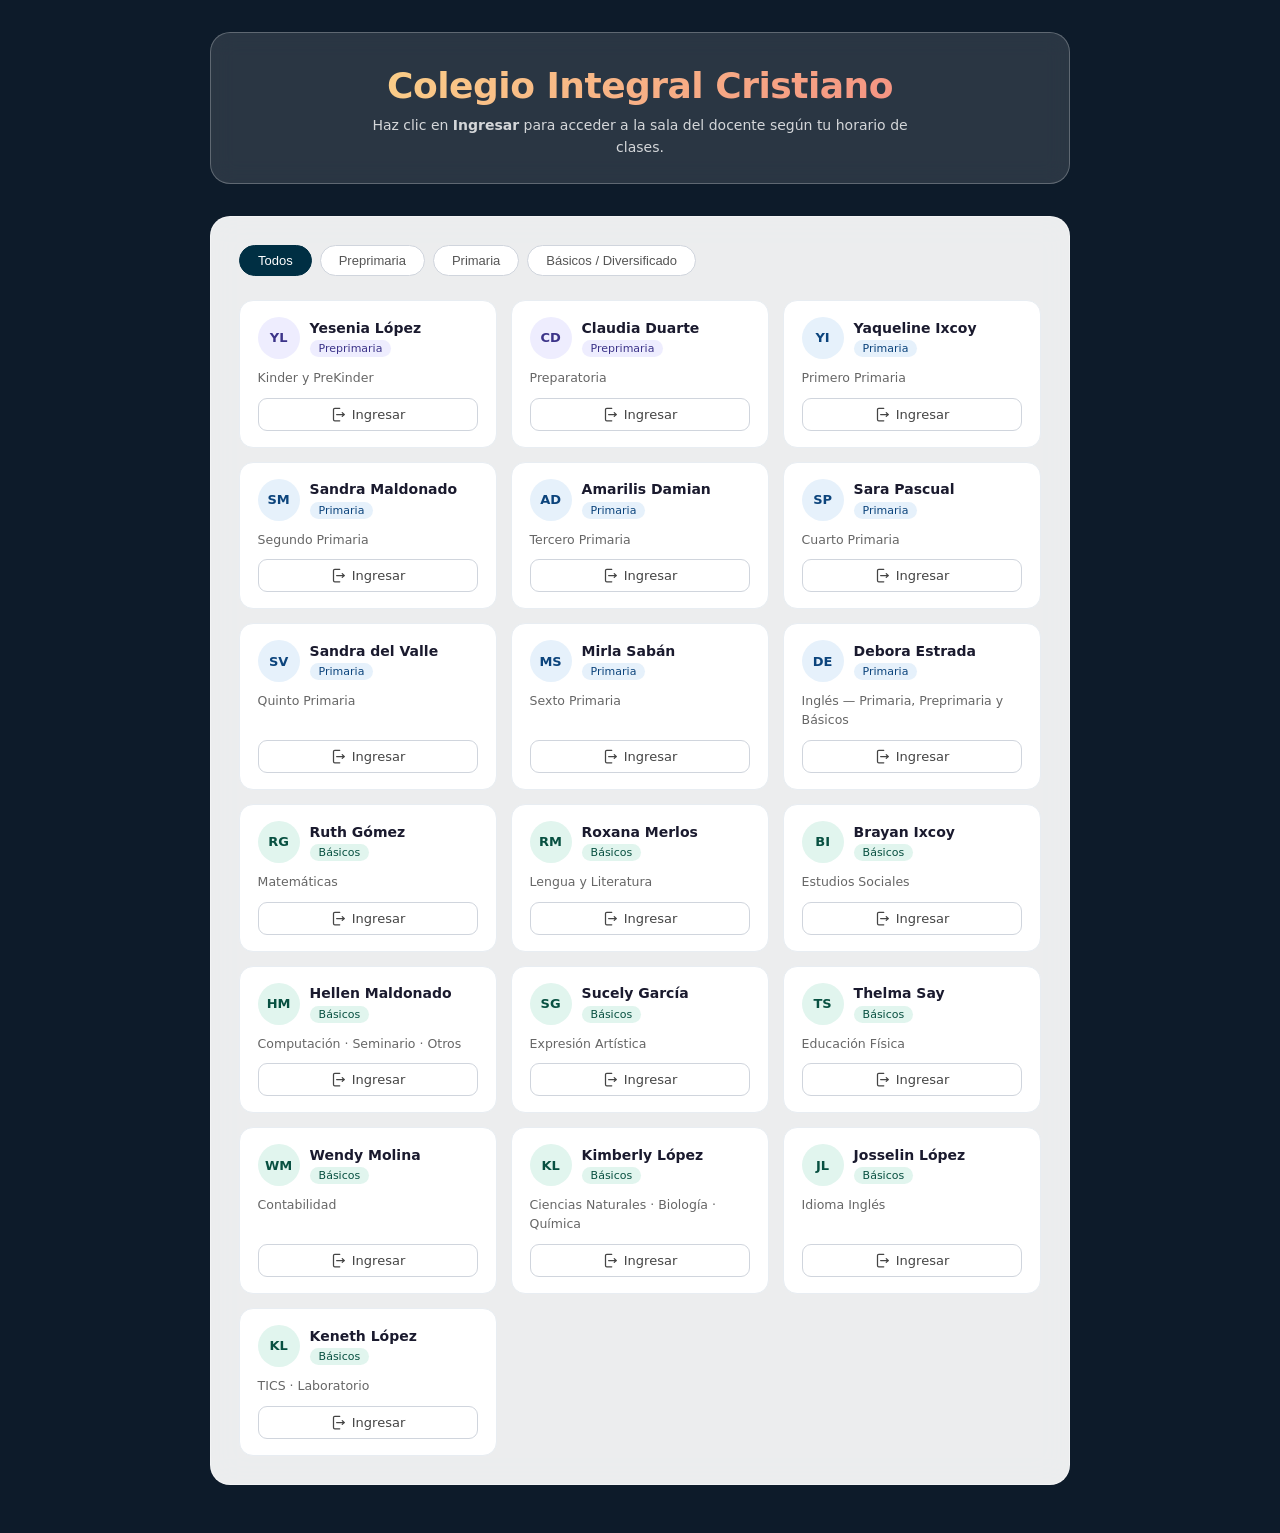
<file: index.htm>
<!DOCTYPE html>
<html lang="es">
<head>
<meta charset="utf-8">
<meta name="viewport" content="width=device-width, initial-scale=1.0">
<link rel="icon" type="image/png" href="https://i.imgur.com/TV6C58U.png" />
<link rel="stylesheet" type="text/css" href="Dis.css">
<title>Docentes 2026 — Colegio Integral Cristiano</title>
</head>
<body>

<header class="page-header">
  <h1>Colegio Integral Cristiano</h1>
  <p>Haz clic en <strong>Ingresar</strong> para acceder a la sala del docente según tu horario de clases.</p>
</header>

<main class="container">
  <h2 class="sr-only">Directorio de docentes 2025</h2>

  <div class="filters">
    <button class="filter-btn active" onclick="filter('all', this)">Todos</button>
    <button class="filter-btn" onclick="filter('prepa', this)">Preprimaria</button>
    <button class="filter-btn" onclick="filter('primaria', this)">Primaria</button>
    <button class="filter-btn" onclick="filter('basicos', this)">Básicos / Diversificado</button>
  </div>

  <div class="grid" id="grid"></div>
</main>
<script src="Act.js"></script>
</body>
</html>
</file>
<file: Dis.css>
@charset "utf-8";
  *, *::before, *::after { box-sizing: border-box; margin: 0; padding: 0; }

  body {
    font-family: 'Segoe UI', system-ui, -apple-system, sans-serif;
    background: #0d1b2a;
    background-image: url(https://i.imgur.com/F5YEICx.jpg);
    background-size: cover;
    background-attachment: fixed;
    min-height: 100vh;
    padding: 2rem 1rem 3rem;
    color: #1a1a2e;
  }

  .sr-only {
    position: absolute; width: 1px; height: 1px;
    padding: 0; margin: -1px; overflow: hidden;
    clip: rect(0,0,0,0); white-space: nowrap; border: 0;
  }

  .page-header {
    max-width: 860px;
    margin: 0 auto 2rem;
    text-align: center;
    padding: 2rem 1.5rem 1.5rem;
    background: rgba(255,255,255,0.12);
    backdrop-filter: blur(12px);
    -webkit-backdrop-filter: blur(12px);
    border: 1px solid rgba(255,255,255,0.25);
    border-radius: 20px;
  }

  .page-header h1 {
    font-size: clamp(22px, 5vw, 36px);
    font-weight: 700;
    letter-spacing: -0.5px;
    background: linear-gradient(135deg, #fcdf8a, #f38381);
    -webkit-background-clip: text;
    -webkit-text-fill-color: transparent;
    background-clip: text;
    margin-bottom: 0.5rem;
    animation: gradient-cycle 8s linear infinite alternate;
  }

  @keyframes gradient-cycle {
    0%   { filter: hue-rotate(0deg); }
    100% { filter: hue-rotate(300deg); }
  }

  .page-header p {
    font-size: 14px;
    color: rgba(255,255,255,0.8);
    line-height: 1.6;
    max-width: 560px;
    margin: 0 auto;
  }

  .container {
    max-width: 860px;
    margin: 0 auto;
    background: rgba(255,255,255,0.92);
    backdrop-filter: blur(16px);
    -webkit-backdrop-filter: blur(16px);
    border-radius: 20px;
    padding: 1.75rem;
    border: 1px solid rgba(255,255,255,0.4);
  }

  .filters {
    display: flex;
    gap: 8px;
    flex-wrap: wrap;
    margin-bottom: 1.5rem;
  }

  .filter-btn {
    font-size: 13px;
    font-weight: 500;
    padding: 7px 18px;
    border-radius: 99px;
    border: 1.5px solid #d0d5dd;
    background: #fff;
    color: #555;
    cursor: pointer;
    transition: all 0.15s ease;
  }
  .filter-btn:hover { border-color: #002F43; color: #002F43; }
  .filter-btn.active { background: #002F43; color: #fff; border-color: #002F43; }

  .grid {
    display: grid;
    grid-template-columns: repeat(auto-fill, minmax(220px, 1fr));
    gap: 14px;
  }

  .card {
    background: #fff;
    border: 1px solid #e8edf2;
    border-radius: 14px;
    padding: 1rem 1.1rem;
    display: flex;
    flex-direction: column;
    gap: 10px;
    transition: box-shadow 0.2s, transform 0.2s;
  }
  .card:hover { box-shadow: 0 6px 24px rgba(0,0,0,0.10); transform: translateY(-2px); }

  .card-top { display: flex; align-items: center; gap: 10px; }

  .avatar {
    width: 42px; height: 42px;
    border-radius: 50%;
    display: flex; align-items: center; justify-content: center;
    font-size: 13px; font-weight: 600;
    flex-shrink: 0;
  }
  .av-prepa    { background: #EEEDFE; color: #3C3489; }
  .av-primaria { background: #E6F1FB; color: #0C447C; }
  .av-basicos  { background: #E1F5EE; color: #085041; }

  .card-name {
    font-size: 14px; font-weight: 600;
    color: #1a1a2e; line-height: 1.3;
  }

  .badge {
    display: inline-block;
    font-size: 11px; font-weight: 500;
    padding: 2px 9px;
    border-radius: 99px;
    margin-top: 3px;
  }
  .badge-prepa    { background: #EEEDFE; color: #3C3489; }
  .badge-primaria { background: #E6F1FB; color: #0C447C; }
  .badge-basicos  { background: #E1F5EE; color: #085041; }

  .card-subject {
    font-size: 12.5px;
    color: #666;
    line-height: 1.5;
    flex: 1;
  }

  .card-btn {
    display: flex;
    align-items: center;
    justify-content: center;
    gap: 6px;
    width: 100%;
    padding: 8px 0;
    font-size: 13px;
    font-weight: 500;
    border-radius: 9px;
    border: 1.5px solid #d0d5dd;
    background: #fff;
    color: #444;
    cursor: pointer;
    text-decoration: none;
    transition: all 0.15s;
    margin-top: auto;
  }
  .card-btn:hover { background: #002F43; color: #fff; border-color: #002F43; }

  .card-btn svg {
    width: 15px; height: 15px;
    stroke: currentColor; fill: none;
    stroke-width: 2; stroke-linecap: round; stroke-linejoin: round;
  }

  .empty {
    grid-column: 1 / -1;
    text-align: center;
    padding: 2.5rem;
    color: #999;
    font-size: 14px;
  }

  @media (max-width: 480px) {
    .container { padding: 1.25rem; }
    .grid { grid-template-columns: 1fr 1fr; gap: 10px; }
  }
  @media (max-width: 360px) {
    .grid { grid-template-columns: 1fr; }
  }
</file>
